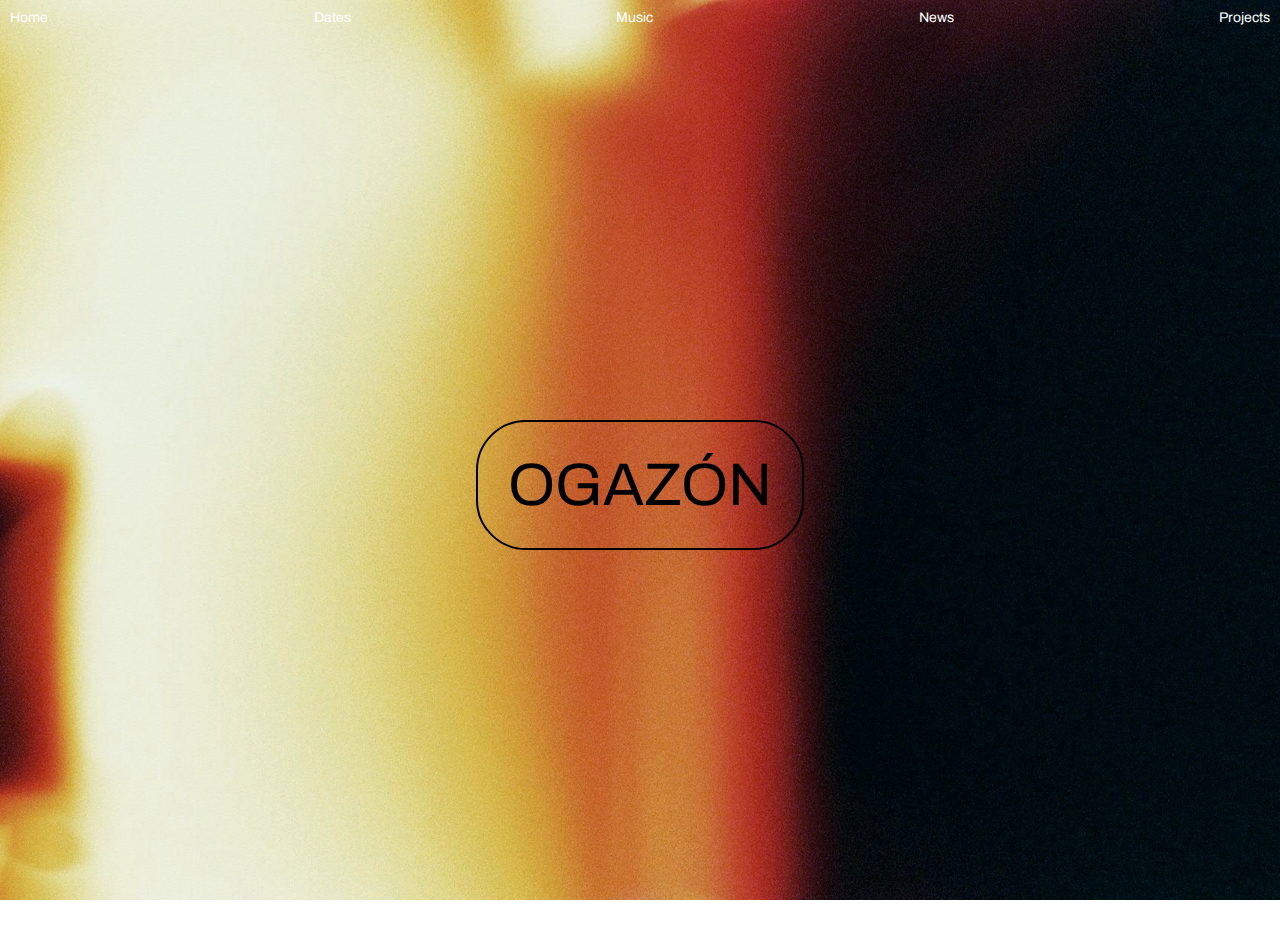
<file: index.html>
<!DOCTYPE html>
<html lang="en">
<head>
    <meta charset="UTF-8">
    <meta http-equiv="X-UA-Compatible" content="IE=edge">
    <meta name="viewport" content="width=device-width, initial-scale=1.0">
    <title>Ogazón</title>
    <link rel="icon" type="image/x-icon" href="./images/vinyl.png">
    <link rel="stylesheet" href="styles.css">
</head>
  <body class="body-index" style="overflow-y: hidden;">
        <div class="navbar">
            <a href="index.html" class="navbar__links" style="color:white">Home</a>
            <a href="dates.html" class="navbar__links" style="color:white">Dates</a>
            <a href="music.html" class="navbar__links" style="color:white">Music</a>
            <a href="news.html" class="navbar__links" style="color:white">News</a>
            <a href="projects.html" class="navbar__links" style="color:white">Projects</a>
          </div>
          <div class="content-index" style="overflow: hidden;">
            <a href="about.html" class="homepage-button">OGAZÓN</a>
          </div>
  </body>
</html>
</file>
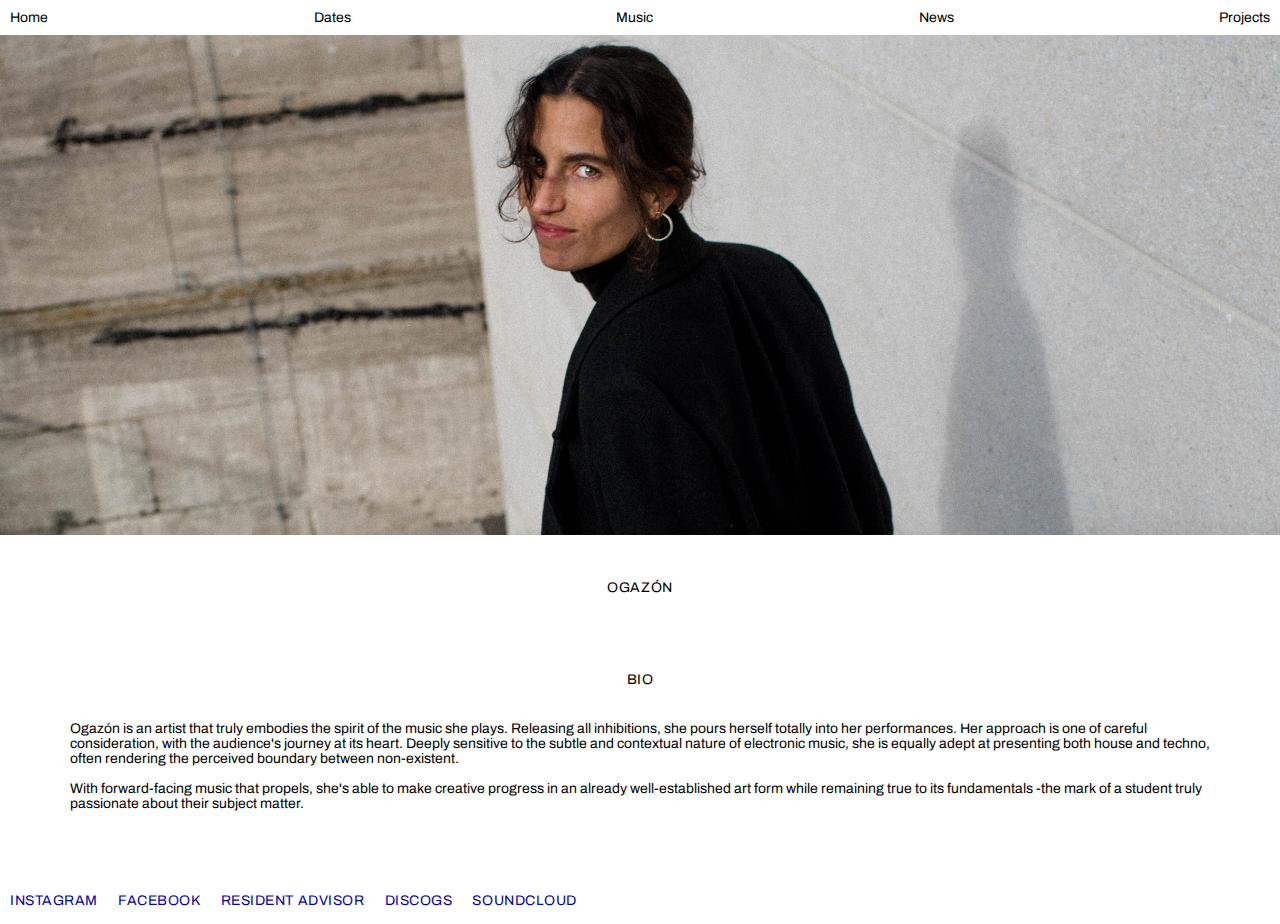
<file: about.html>
<!DOCTYPE html>
<html lang="en">
  <head>
    <meta charset="UTF-8">
    <meta http-equiv="X-UA-Compatible" content="IE=edge">
    <meta name="viewport" content="width=device-width, initial-scale=1.0">
    <title>Ogazón</title>
    <link rel="icon" type="image/x-icon" href="./images/vinyl.png">
    <link rel="stylesheet" href="styles.css">
</head>
  <body>
    <div class="navbar">
      <a href="index.html" class="navbar__links">Home</a>
      <a href="dates.html" class="navbar__links">Dates</a>
      <a href="music.html" class="navbar__links">Music</a>
      <a href="news.html" class="navbar__links">News</a>
      <a href="projects.html" class="navbar__links">Projects</a>
    </div>
    <div  id="em1"><img src="./images/Oggy_crop3.jpeg" style="max-height:500px; max-width: 100%; position:relative;width:100%;display:flex;justify-content:left;align-items:center;" alt="Ogazón" loading="Ogazón_Photography"></div>
        <h1 style="padding-bottom: 0px; padding-top: 70px; padding-bottom: 0px; padding-top: 40px; text-align:center"> OGAZÓN</h1>

        <div>
          <ul class="news" style="text-align:left; font-size: 1.6rem;">
            <h1 class="news" style="padding-bottom: 0px; padding-top: 20px; text-align:center"> BIO</h1>   
            <div style="text-align: center;">
                <p style="margin: 1em 5em 1em; text-align: left;">Ogazón is an artist that truly embodies the spirit of the music she plays. Releasing all inhibitions, she pours herself totally into her performances. Her approach is one of careful consideration, with the audience's journey at its heart. Deeply sensitive to the subtle and contextual nature of electronic music, she is equally adept at presenting both house and techno, often rendering the perceived boundary between non-existent.
<br>
   
<br>
            With forward-facing music that propels, she's able to make creative progress in an already well-established art form while remaining true to its fundamentals -the mark of a student truly passionate about their subject matter.</p>
          </div>
            
          </ul>

          <ul class="social-links"></ul>

          <div class="list-container">
            <ol class="horizontal-list">

              <li><a style="color:rgb(4, 4, 170);"href="https://www.instagram.com/ogazon.dj/">INSTAGRAM</a></li>
              <li><a style="color:rgb(4, 4, 170);";href="https://www.facebook.com/ogazon.music/"> FACEBOOK</a></li>
              <li><a style="color:rgb(4, 4, 170);"href="https://ra.co/dj/ogazon">RESIDENT ADVISOR</a></li>
              <li><a style="color: rgb(4, 4, 170);" href="https://www.discogs.com/user/nath.ogazon/collection?header=1">DISCOGS</a>
              <li><a style="color: rgb(4, 4, 170);" href="https://on.soundcloud.com/ndbtu"> SOUNDCLOUD</a></li>
          </ol>
   </div>
</file>
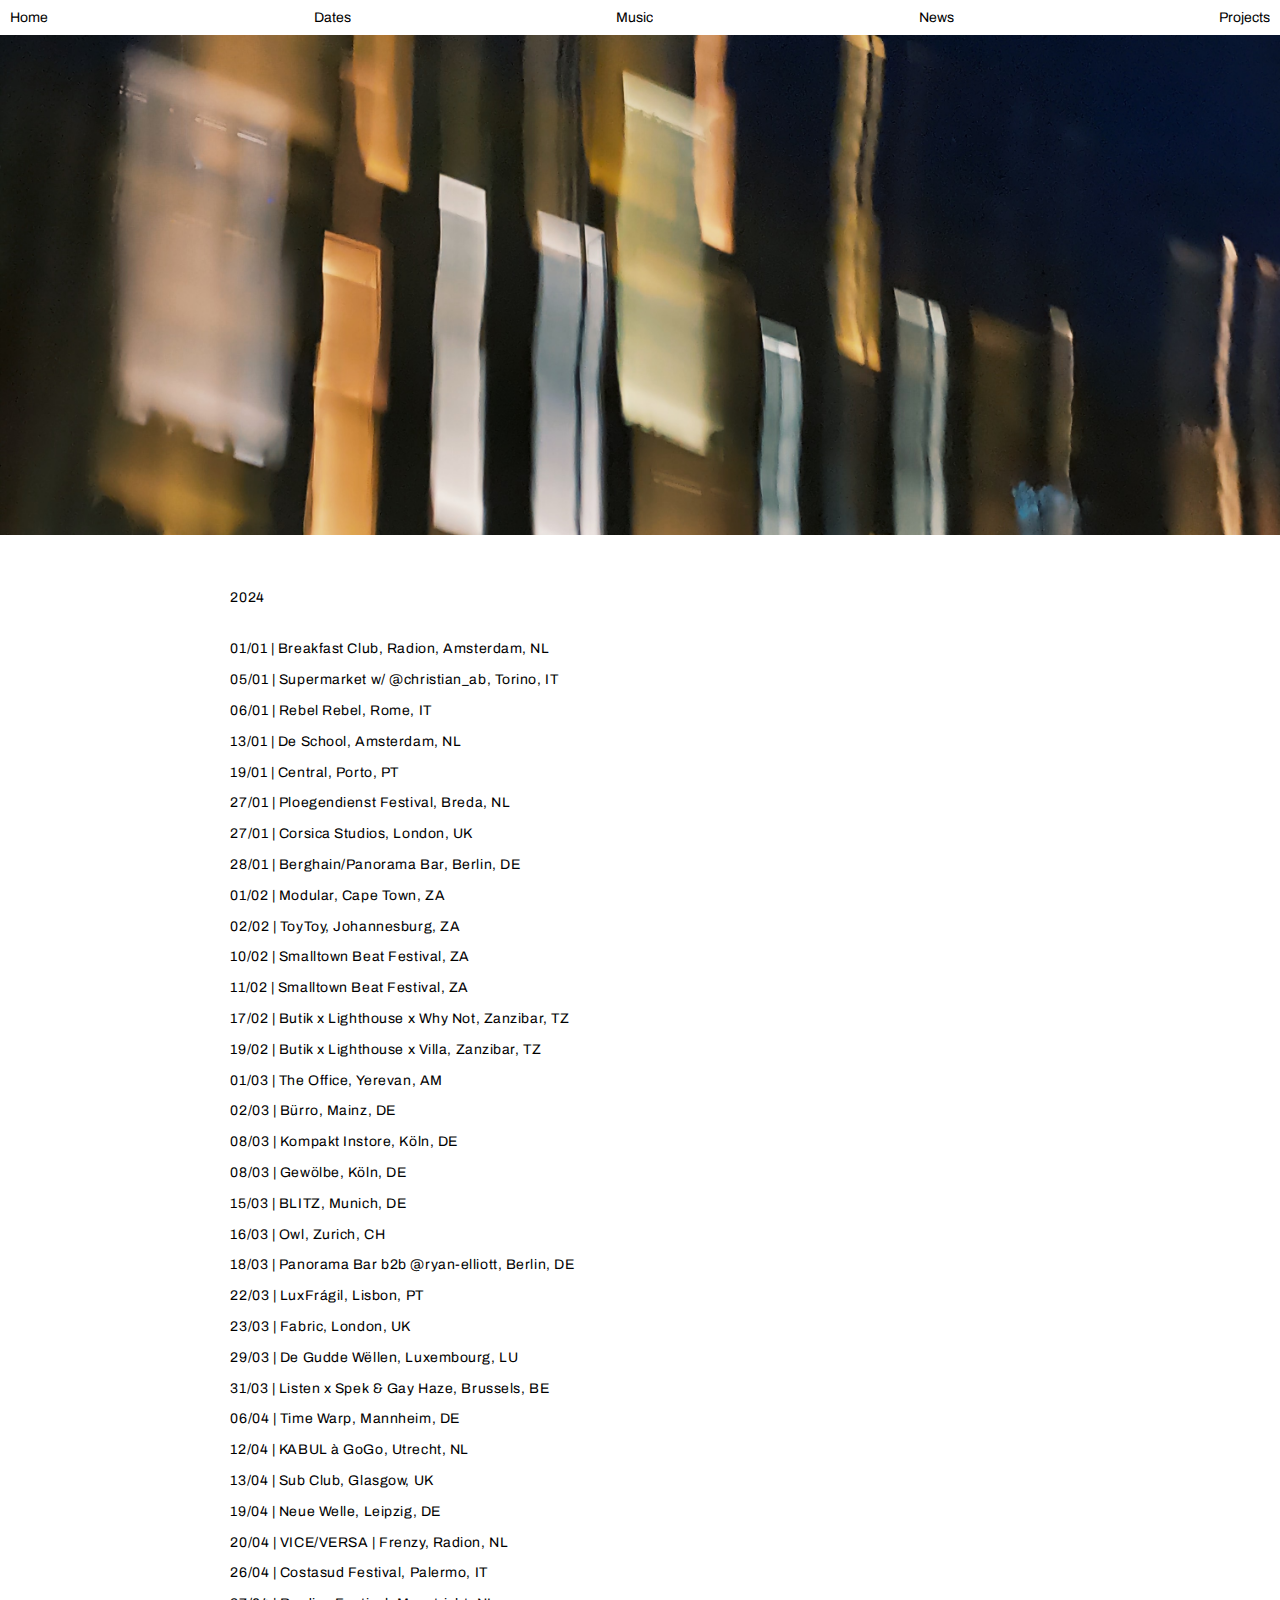
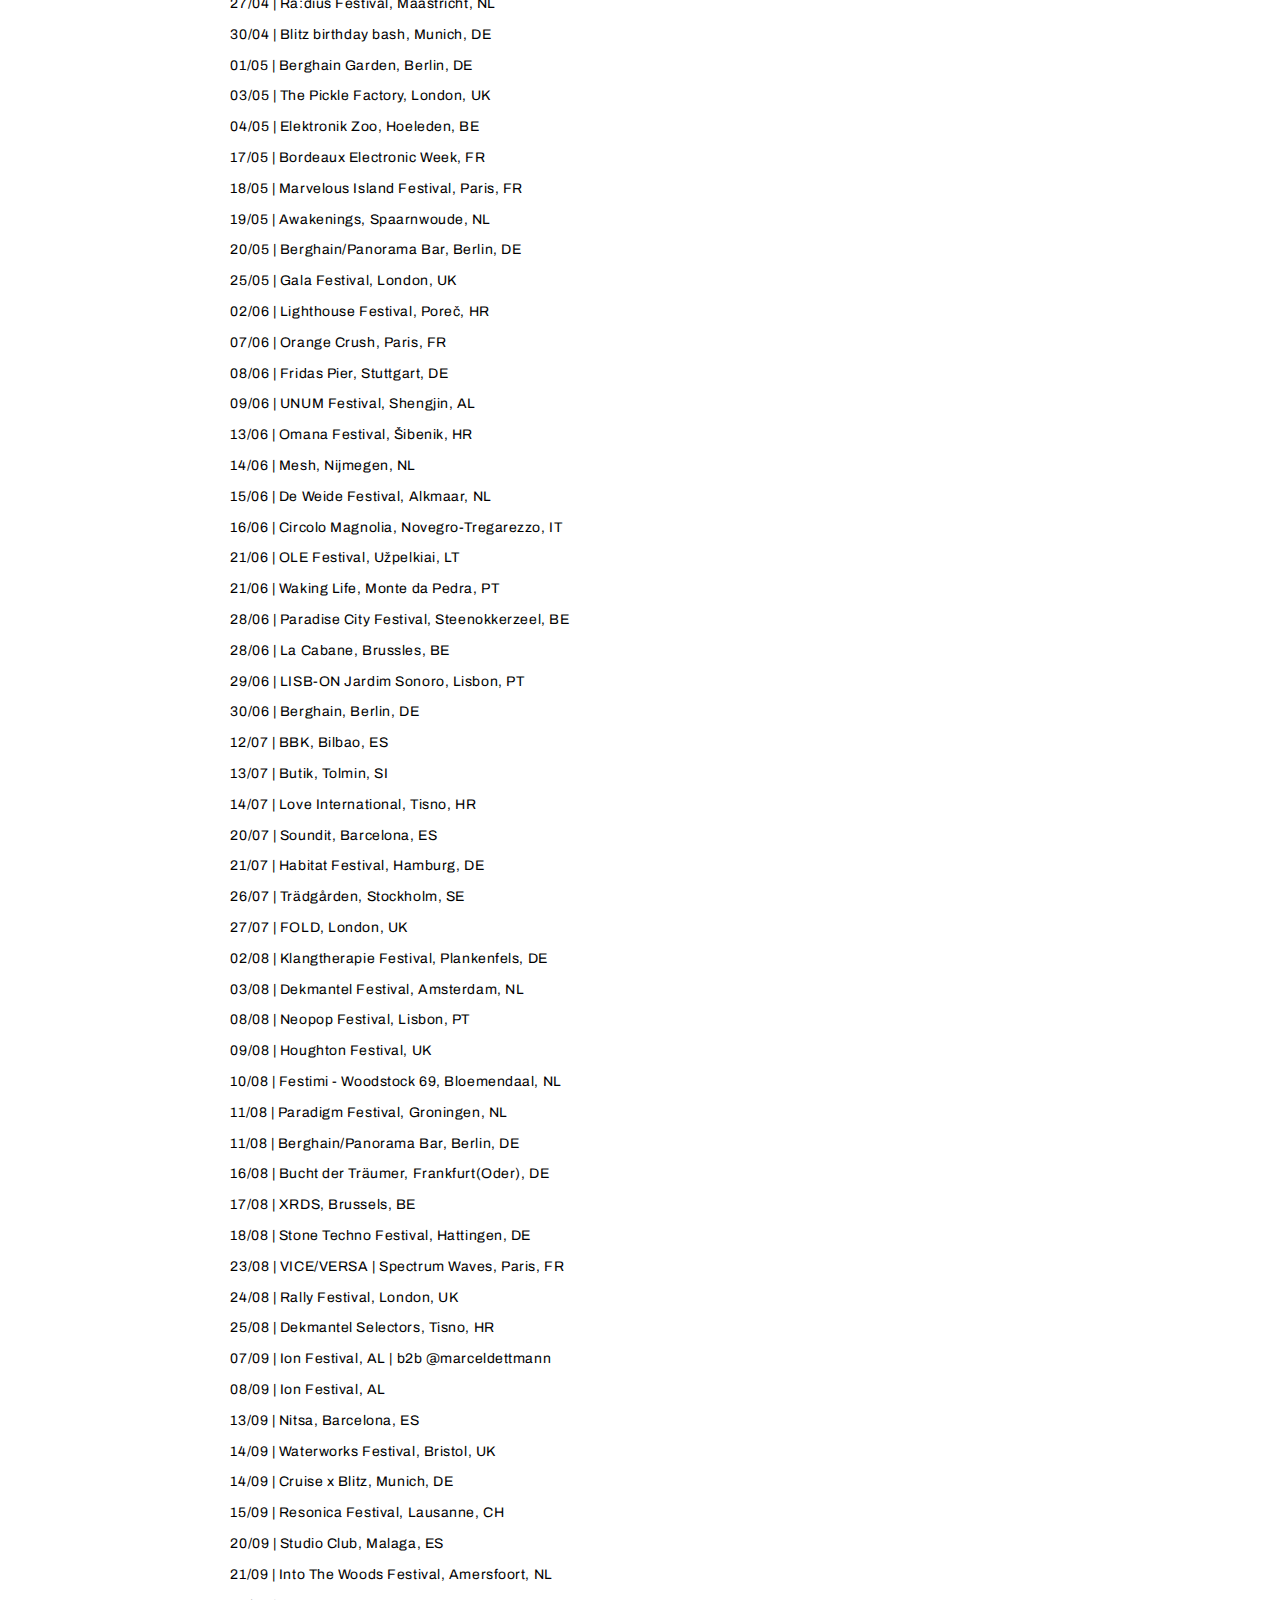
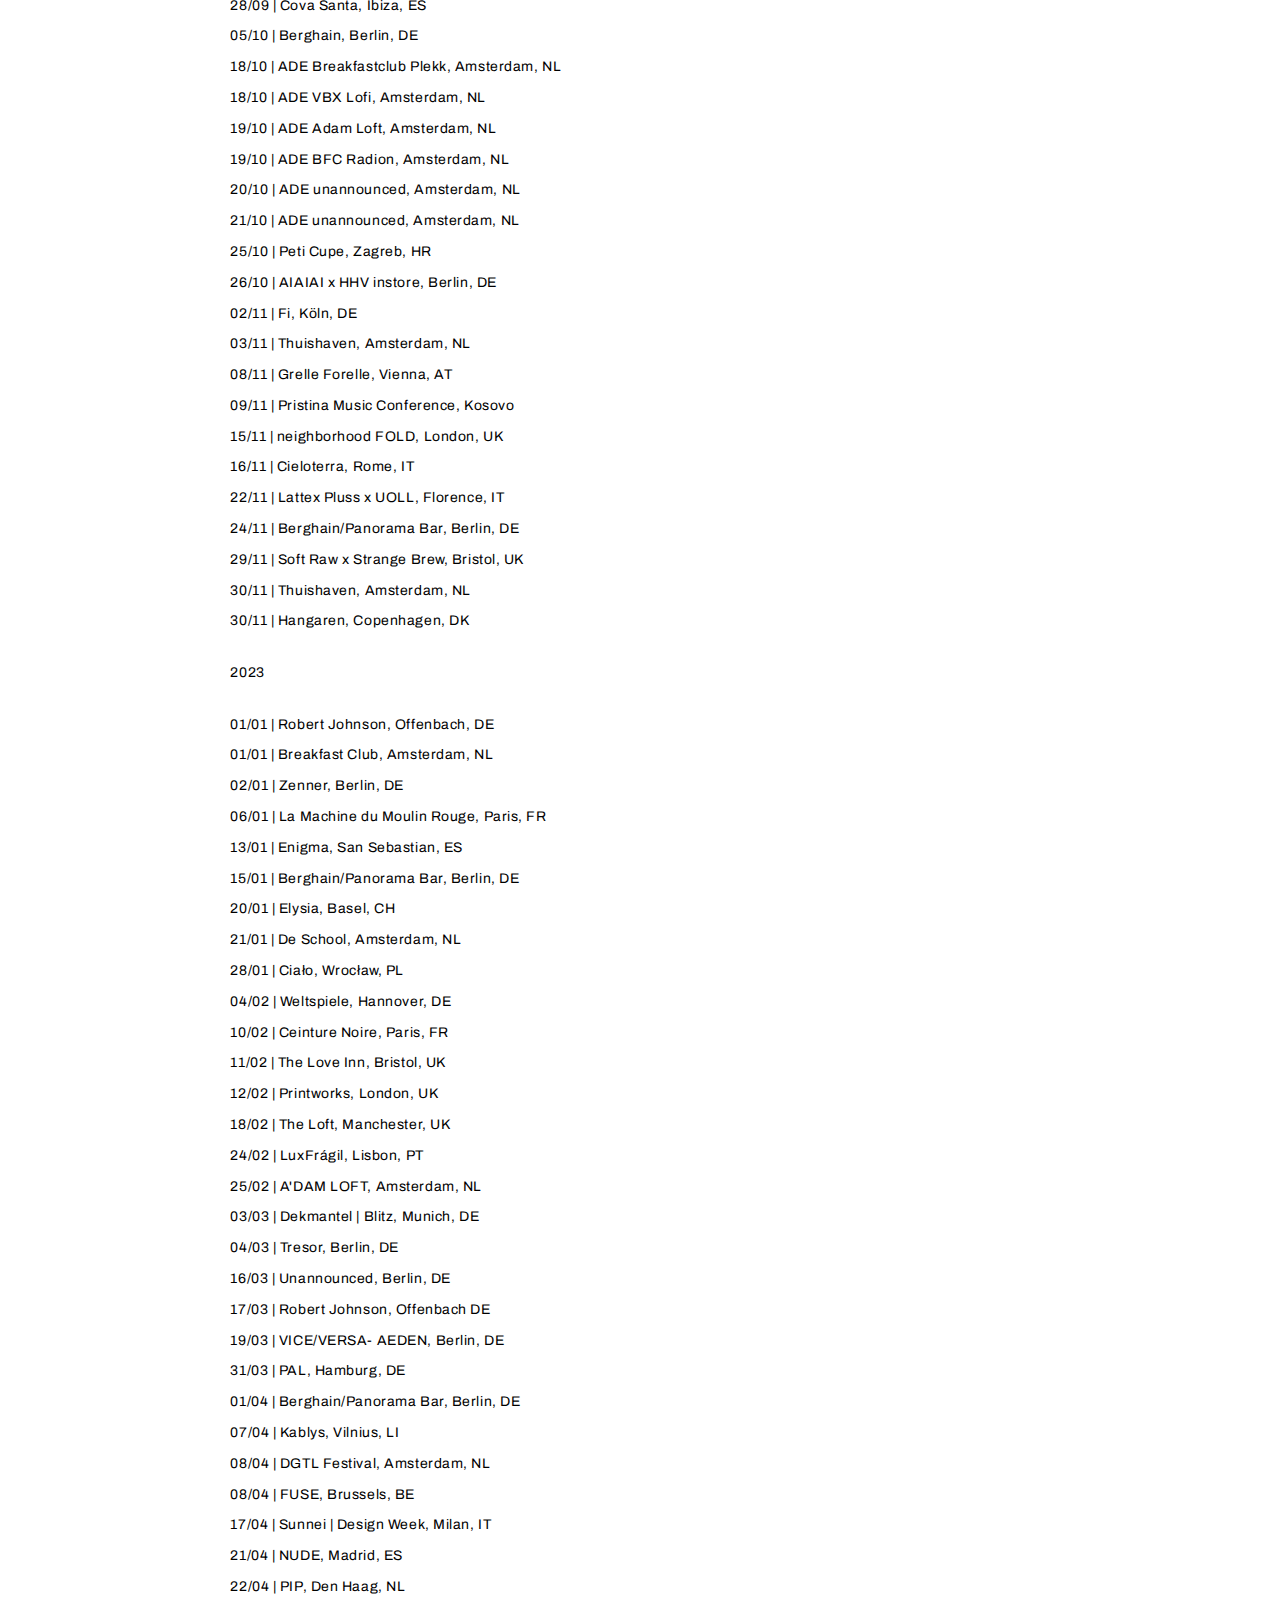
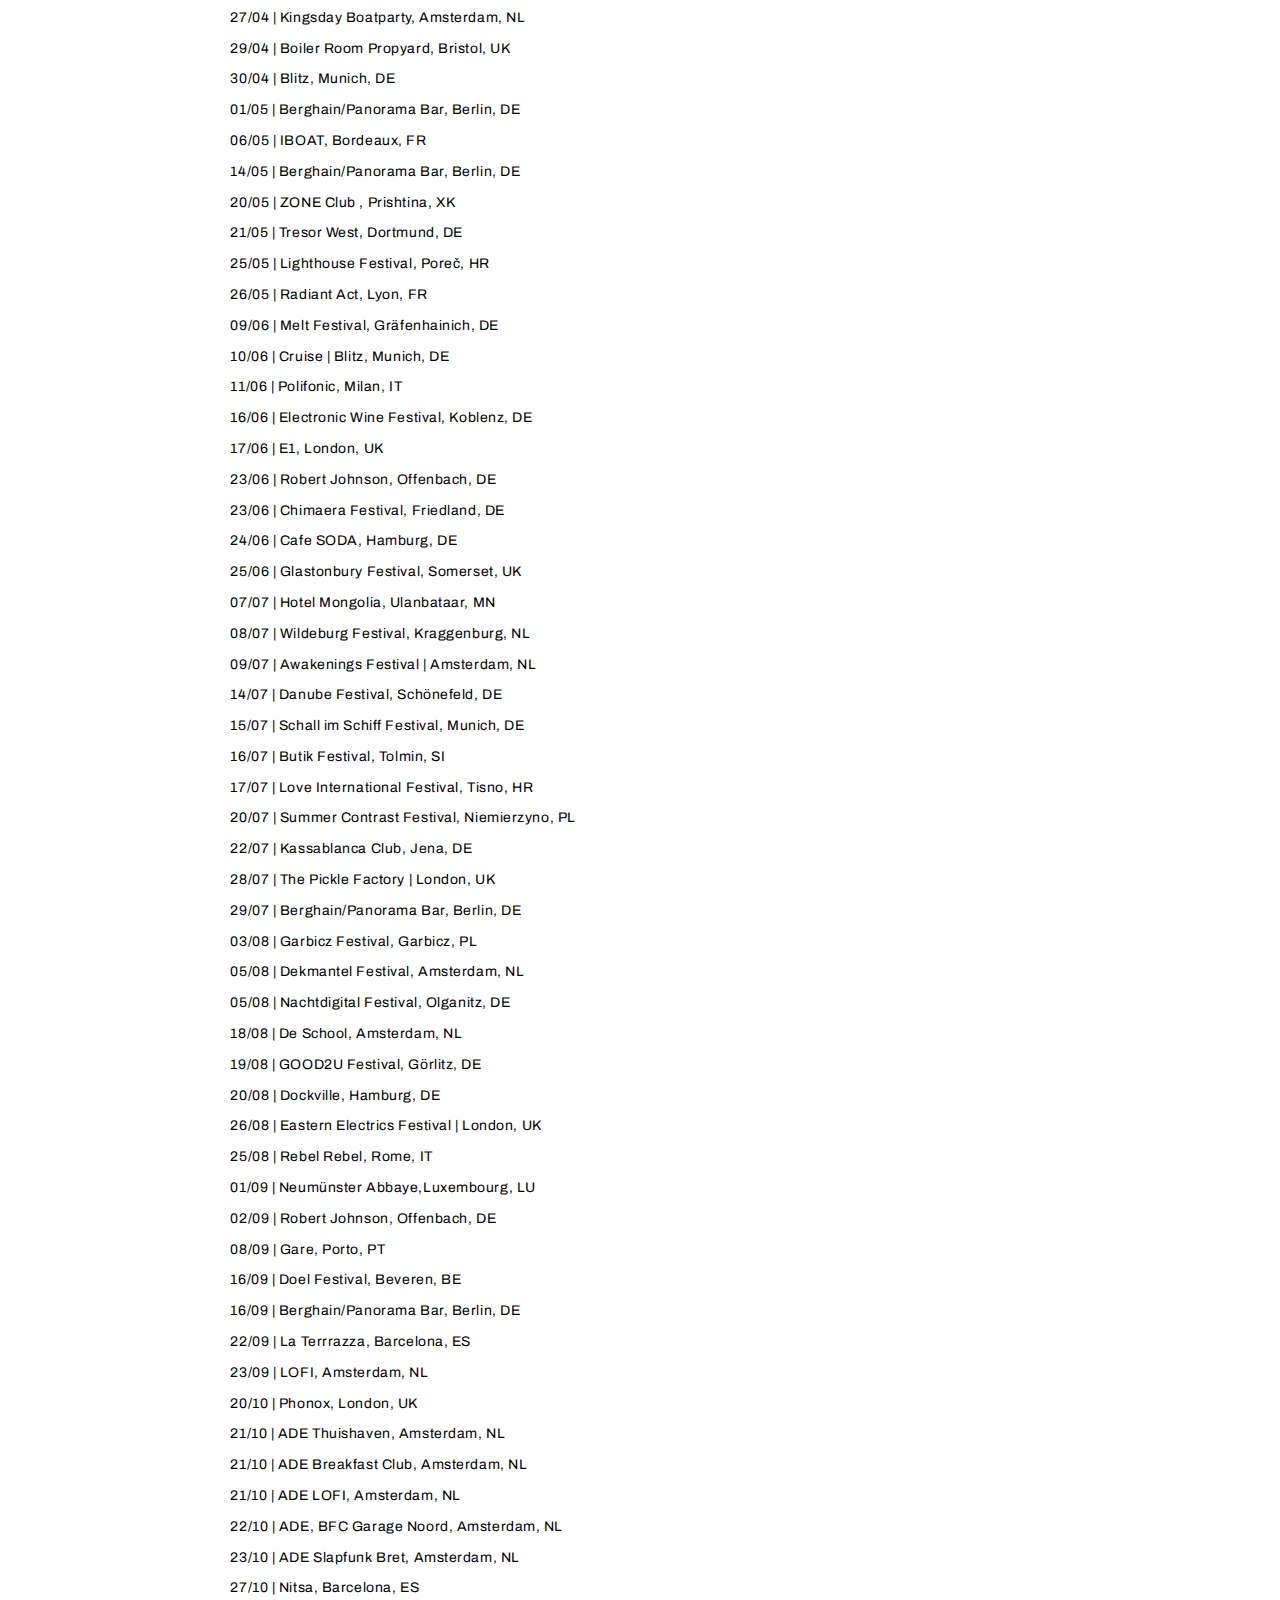
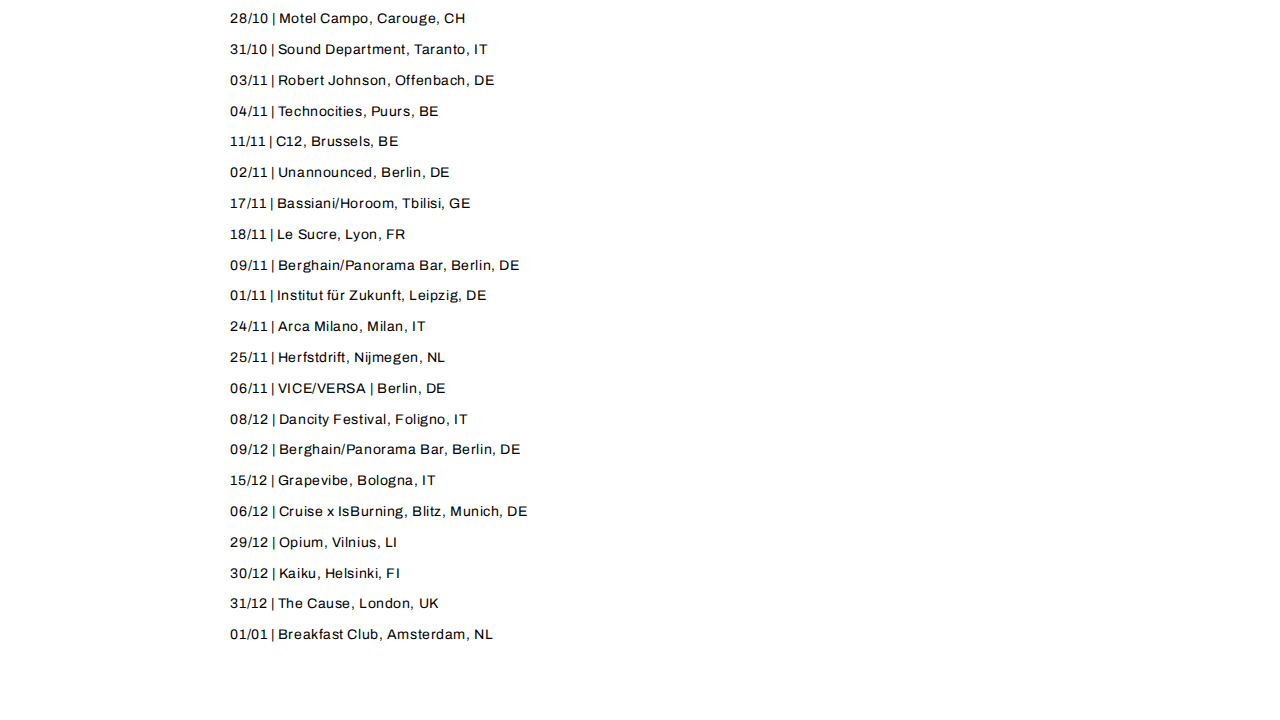
<file: dates.html>
<!DOCTYPE html>
<html lang="en">
  <head>
    <meta charset="UTF-8">
    <meta http-equiv="X-UA-Compatible" content="IE=edge">
    <meta name="viewport" content="width=device-width, initial-scale=1.0">
    <title>Ogazón</title>
    <link rel="icon" type="image/x-icon" href="./images/vinyl.png">
    <link rel="stylesheet" href="styles.css">
</head>
  <body>
    <div class="navbar">
      <a href="index.html" class="navbar__links">Home</a>
      <a href="dates.html" class="navbar__links">Dates</a>
      <a href="music.html" class="navbar__links">Music</a>
      <a href="news.html" class="navbar__links">News</a>
      <a href="projects.html" class="navbar__links">Projects</a>
    </div>
      <div class="dates-img" style="overflow: hidden;"><img src="./images/pic_17.jpeg"  alt="Ogazón" loading="Ogazón_Photography"></div>
        <ul style="color:black; text-align: left;" class="dates">
          <h1 class="h1_dates"> 2024</h1>
          <ul>
            <li>01/01 | Breakfast Club, Radion, Amsterdam, NL</li>
            <li>05/01 | Supermarket w/ @christian_ab, Torino, IT</li>
            <li>06/01 | Rebel Rebel, Rome, IT</li>
            <li>13/01 | De School, Amsterdam, NL</li>
            <li>19/01 | Central, Porto, PT</li>
            <li>27/01 | Ploegendienst Festival, Breda, NL</li>
            <li>27/01 | Corsica Studios, London, UK</li>
            <li>28/01 | Berghain/Panorama Bar, Berlin, DE</li>
            <li>01/02 | Modular, Cape Town, ZA</li>
            <li>02/02 | ToyToy, Johannesburg, ZA</li>
            <li>10/02 | Smalltown Beat Festival, ZA</li>
            <li>11/02 | Smalltown Beat Festival, ZA</li>
            <li>17/02 | Butik x Lighthouse x Why Not, Zanzibar, TZ</li>
            <li>19/02 | Butik x Lighthouse x Villa, Zanzibar, TZ</li>
            <li>01/03 | The Office, Yerevan, AM</li>
            <li>02/03 | Bürro, Mainz, DE</li>
            <li>08/03 | Kompakt Instore, Köln, DE</li>
            <li>08/03 | Gewölbe, Köln, DE</li>
            <li>15/03 | BLITZ, Munich, DE</li>
            <li>16/03 | Owl, Zurich, CH</li>
            <li>18/03 | Panorama Bar b2b @ryan-elliott, Berlin, DE</li>
            <li>22/03 | LuxFrágil, Lisbon, PT</li>
            <li>23/03 | Fabric, London, UK</li>
            <li>29/03 | De Gudde Wëllen, Luxembourg, LU</li>
            <li>31/03 | Listen x Spek & Gay Haze, Brussels, BE</li>
            <li>06/04 | Time Warp, Mannheim, DE</li>
            <li>12/04 | KABUL à GoGo, Utrecht, NL</li>
            <li>13/04 | Sub Club, Glasgow, UK</li>
            <li>19/04 | Neue Welle, Leipzig, DE</li>
            <li>20/04 | VICE/VERSA | Frenzy, Radion, NL</li>
            <li>26/04 | Costasud Festival, Palermo, IT</li>
            <li>27/04 | Ra:dius Festival, Maastricht, NL</li>
            <li>30/04 | Blitz birthday bash, Munich, DE</li>
            <li>01/05 | Berghain Garden, Berlin, DE</li>
            <li>03/05 | The Pickle Factory, London, UK</li>
            <li>04/05 | Elektronik Zoo, Hoeleden, BE</li>
            <li>17/05 | Bordeaux Electronic Week, FR</li>
            <li>18/05 | Marvelous Island Festival, Paris, FR</li>
            <li>19/05 | Awakenings, Spaarnwoude, NL</li>
            <li>20/05 | Berghain/Panorama Bar, Berlin, DE</li>
            <li>25/05 | Gala Festival, London, UK</li>
            <li>02/06 | Lighthouse Festival, Poreč, HR</li>
            <li>07/06 | Orange Crush, Paris, FR</li>
            <li>08/06 | Fridas Pier, Stuttgart, DE</li>
            <li>09/06 | UNUM Festival, Shengjin, AL</li>
            <li>13/06 | Omana Festival, Šibenik, HR</li>
            <li>14/06 | Mesh, Nijmegen, NL</li>
            <li>15/06 | De Weide Festival, Alkmaar, NL</li>
            <li>16/06 | Circolo Magnolia, Novegro-Tregarezzo, IT</li>
            <li>21/06 | OLE Festival, Užpelkiai, LT</li>
            <li>21/06 | Waking Life, Monte da Pedra, PT</li>
            <li>28/06 | Paradise City Festival, Steenokkerzeel, BE</li>
            <li>28/06 | La Cabane, Brussles, BE</li>
            <li>29/06 | LISB-ON Jardim Sonoro, Lisbon, PT</li>
            <li>30/06 | Berghain, Berlin, DE</li>
            <li>12/07 | BBK, Bilbao, ES</li>
            <li>13/07 | Butik, Tolmin, SI</li>
            <li>14/07 | Love International, Tisno, HR</li>
            <li>20/07 | Soundit, Barcelona, ES</li>
            <li>21/07 | Habitat Festival, Hamburg, DE</li>
            <li>26/07 | Trädgården, Stockholm, SE</li>
            <li>27/07 | FOLD, London, UK</li>
            <li>02/08 | Klangtherapie Festival, Plankenfels, DE</li>
            <li>03/08 | Dekmantel Festival, Amsterdam, NL</li>
            <li>08/08 | Neopop Festival, Lisbon, PT</li>
            <li>09/08 | Houghton Festival, UK</li>
            <li>10/08 | Festimi - Woodstock 69, Bloemendaal, NL</li>
            <li>11/08 | Paradigm Festival, Groningen, NL</li>
            <li>11/08 | Berghain/Panorama Bar, Berlin, DE</li>
            <li>16/08 | Bucht der Träumer, Frankfurt(Oder), DE</li>
            <li>17/08 | XRDS, Brussels, BE</li>
            <li>18/08 | Stone Techno Festival, Hattingen, DE</li>
            <li>23/08 | VICE/VERSA | Spectrum Waves, Paris, FR</li>
            <li>24/08 | Rally Festival, London, UK</li>
            <li>25/08 | Dekmantel Selectors, Tisno, HR</li>
            <li>07/09 | Ion Festival, AL | b2b @marceldettmann</li>
            <li>08/09 | Ion Festival, AL</li>
            <li>13/09 | Nitsa, Barcelona, ES</li>
            <li>14/09 | Waterworks Festival, Bristol, UK</li>
            <li>14/09 | Cruise x Blitz, Munich, DE</li>
            <li>15/09 | Resonica Festival, Lausanne, CH</li>
            <li>20/09 | Studio Club, Malaga, ES</li>
            <li>21/09 | Into The Woods Festival, Amersfoort, NL</li>
            <li>28/09 | Cova Santa, Ibiza, ES</li>
            <li>05/10 | Berghain, Berlin, DE</li>
            <li>18/10 | ADE Breakfastclub Plekk, Amsterdam, NL</li>
            <li>18/10 | ADE VBX Lofi, Amsterdam, NL</li>
            <li>19/10 | ADE Adam Loft, Amsterdam, NL</li>
            <li>19/10 | ADE BFC Radion, Amsterdam, NL</li>
            <li>20/10 | ADE unannounced, Amsterdam, NL</li>
            <li>21/10 | ADE unannounced, Amsterdam, NL</li>
            <li>25/10 | Peti Cupe, Zagreb, HR</li>
            <li>26/10 | AIAIAI x HHV instore, Berlin, DE</li>
            <li>02/11 | Fi, Köln, DE</li>
            <li>03/11 | Thuishaven, Amsterdam, NL</li>
            <li>08/11 | Grelle Forelle, Vienna, AT</li>
            <li>09/11 | Pristina Music Conference, Kosovo</li>
            <li>15/11 | neighborhood FOLD, London, UK</li>
            <li>16/11 | Cieloterra, Rome, IT</li>
            <li>22/11 | Lattex Pluss x UOLL, Florence, IT</li>
            <li>24/11 | Berghain/Panorama Bar, Berlin, DE</li>
            <li>29/11 | Soft Raw x Strange Brew, Bristol, UK</li>
            <li>30/11 | Thuishaven, Amsterdam, NL</li>
            <li>30/11 | Hangaren, Copenhagen, DK</li>
            </ul>
      
   <h1 class="h1_dates"> 2023</h1>
        <ul>
          <li>01/01 | Robert Johnson, Offenbach, DE</li>
          <li>01/01 | Breakfast Club, Amsterdam, NL</li>
          <li>02/01 | Zenner, Berlin, DE</li>
          <li>06/01 | La Machine du Moulin Rouge, Paris, FR</li>
          <li>13/01 | Enigma, San Sebastian, ES</li>
          <li>15/01 | Berghain/Panorama Bar, Berlin, DE</li>
          <li>20/01 | Elysia, Basel, CH</li>
          <li>21/01 | De School, Amsterdam, NL</li>
          <li>28/01 | Ciało, Wrocław, PL</li>
          <li>04/02 | Weltspiele, Hannover, DE</li>
          <li>10/02 | Ceinture Noire, Paris, FR</li>
          <li>11/02 | The Love Inn, Bristol, UK</li>
          <li>12/02 | Printworks, London, UK</li>
          <li>18/02 | The Loft, Manchester, UK</li>
          <li>24/02 | LuxFrágil, Lisbon, PT</li>
          <li>25/02 | A'DAM LOFT, Amsterdam, NL</li>
          <li>03/03 | Dekmantel | Blitz, Munich, DE</li>
          <li>04/03 | Tresor, Berlin, DE</li>
          <li>16/03 | Unannounced, Berlin, DE</li>
          <li>17/03 | Robert Johnson, Offenbach DE</li>
          <li>19/03 | VICE/VERSA- AEDEN, Berlin, DE</li>
          <li>31/03 | PAL, Hamburg, DE</li>
          <li>01/04 | Berghain/Panorama Bar, Berlin, DE</li>
          <li>07/04 | Kablys, Vilnius, LI</li>
          <li>08/04 | DGTL Festival, Amsterdam, NL</li>
          <li>08/04 | FUSE, Brussels, BE</li>
          <li>17/04 | Sunnei | Design Week, Milan, IT</li>
          <li>21/04 | NUDE, Madrid, ES</li>
          <li>22/04 | PIP, Den Haag, NL</li>
          <li>27/04 | Kingsday Boatparty, Amsterdam, NL</li>
          <li>29/04 | Boiler Room Propyard, Bristol, UK</li>
          <li>30/04 | Blitz, Munich, DE</li>
          <li>01/05 | Berghain/Panorama Bar, Berlin, DE</li>
          <li>06/05 | IBOAT, Bordeaux, FR</li>
          <li>14/05 | Berghain/Panorama Bar, Berlin, DE</li>
          <li>20/05 | ZONE Club , Prishtina, XK</li>
          <li>21/05 | Tresor West, Dortmund, DE</li>
          <li>25/05 | Lighthouse Festival, Poreč, HR</li>
          <li>26/05 | Radiant Act, Lyon, FR</li>
          <li>09/06 | Melt Festival, Gräfenhainich, DE</li>
          <li>10/06 | Cruise | Blitz, Munich, DE</li>
          <li>11/06 | Polifonic, Milan, IT</li>
          <li>16/06 | Electronic Wine Festival, Koblenz, DE</li>
          <li>17/06 | E1, London, UK</li>
          <li>23/06 | Robert Johnson, Offenbach, DE</li>
          <li>23/06 | Chimaera Festival, Friedland, DE</li>
          <li>24/06 | Cafe SODA, Hamburg, DE</li>
          <li>25/06 | Glastonbury Festival, Somerset, UK</li>
          <li>07/07 | Hotel Mongolia, Ulanbataar, MN</li>
          <li>08/07 | Wildeburg Festival, Kraggenburg, NL</li>
          <li>09/07 | Awakenings Festival | Amsterdam, NL</li>
          <li>14/07 | Danube Festival, Schönefeld, DE</li>
          <li>15/07 | Schall im Schiff Festival, Munich, DE</li>
          <li>16/07 | Butik Festival, Tolmin, SI</li>
          <li>17/07 | Love International Festival, Tisno, HR</li>
          <li>20/07 | Summer Contrast Festival, Niemierzyno, PL</li>
          <li>22/07 | Kassablanca Club, Jena, DE</li>
          <li>28/07 | The Pickle Factory | London, UK</li>
          <li>29/07 | Berghain/Panorama Bar, Berlin, DE</li>
          <li>03/08 | Garbicz Festival, Garbicz, PL</li>
          <li>05/08 | Dekmantel Festival, Amsterdam, NL</li>
          <li>05/08 | Nachtdigital Festival, Olganitz, DE</li>
          <li>18/08 | De School, Amsterdam, NL</li>
          <li>19/08 | GOOD2U Festival, Görlitz, DE</li>
          <li>20/08 | Dockville, Hamburg, DE</li>
          <li>26/08 | Eastern Electrics Festival | London, UK</li>
          <li>25/08 | Rebel Rebel, Rome, IT</li>
          <li>01/09 | Neumünster Abbaye,Luxembourg, LU</li>
          <li>02/09 | Robert Johnson, Offenbach, DE</li>
          <li>08/09 | Gare, Porto, PT</li>
          <li>16/09 | Doel Festival, Beveren, BE</li>
          <li>16/09 | Berghain/Panorama Bar, Berlin, DE</li>
          <li>22/09 | La Terrrazza, Barcelona, ES</li>
          <li>23/09 | LOFI, Amsterdam, NL</li>
          <li>20/10 | Phonox, London, UK</li>
          <li>21/10 | ADE Thuishaven, Amsterdam, NL</li>
          <li>21/10 | ADE Breakfast Club, Amsterdam, NL</li>
          <li>21/10 | ADE LOFI, Amsterdam, NL</li>
          <li>22/10 | ADE, BFC Garage Noord, Amsterdam, NL</li>
          <li>23/10 | ADE Slapfunk Bret, Amsterdam, NL</li>
          <li>27/10 | Nitsa, Barcelona, ES</li>
          <li>28/10 | Motel Campo, Carouge, CH</li>
          <li>31/10 | Sound Department, Taranto, IT</li>
          <li>03/11 | Robert Johnson, Offenbach, DE</li>
          <li>04/11 | Technocities, Puurs, BE</li>
          <li>11/11 | C12, Brussels, BE</li>
          <li>02/11 | Unannounced, Berlin, DE</li>
          <li>17/11 | Bassiani/Horoom, Tbilisi, GE</li>
          <li>18/11 | Le Sucre, Lyon, FR</li>
          <li>09/11 | Berghain/Panorama Bar, Berlin, DE</li>
          <li>01/11 | Institut für Zukunft, Leipzig, DE</li>
          <li>24/11 | Arca Milano, Milan, IT</li>
          <li>25/11 | Herfstdrift, Nijmegen, NL</li>
          <li>06/11 | VICE/VERSA | Berlin, DE</li>
          <li>08/12 | Dancity Festival, Foligno, IT</li>
          <li>09/12 | Berghain/Panorama Bar, Berlin, DE</li>
          <li>15/12 | Grapevibe, Bologna, IT</li>
          <li>06/12 | Cruise x IsBurning, Blitz, Munich, DE</li>
          <li>29/12 | Opium, Vilnius, LI</li>
          <li>30/12 | Kaiku, Helsinki, FI</li>
          <li>31/12 | The Cause, London, UK</li>
          <li>01/01 | Breakfast Club, Amsterdam, NL</li>
          </ul>

        </div>

  </body>
</html>
</file>
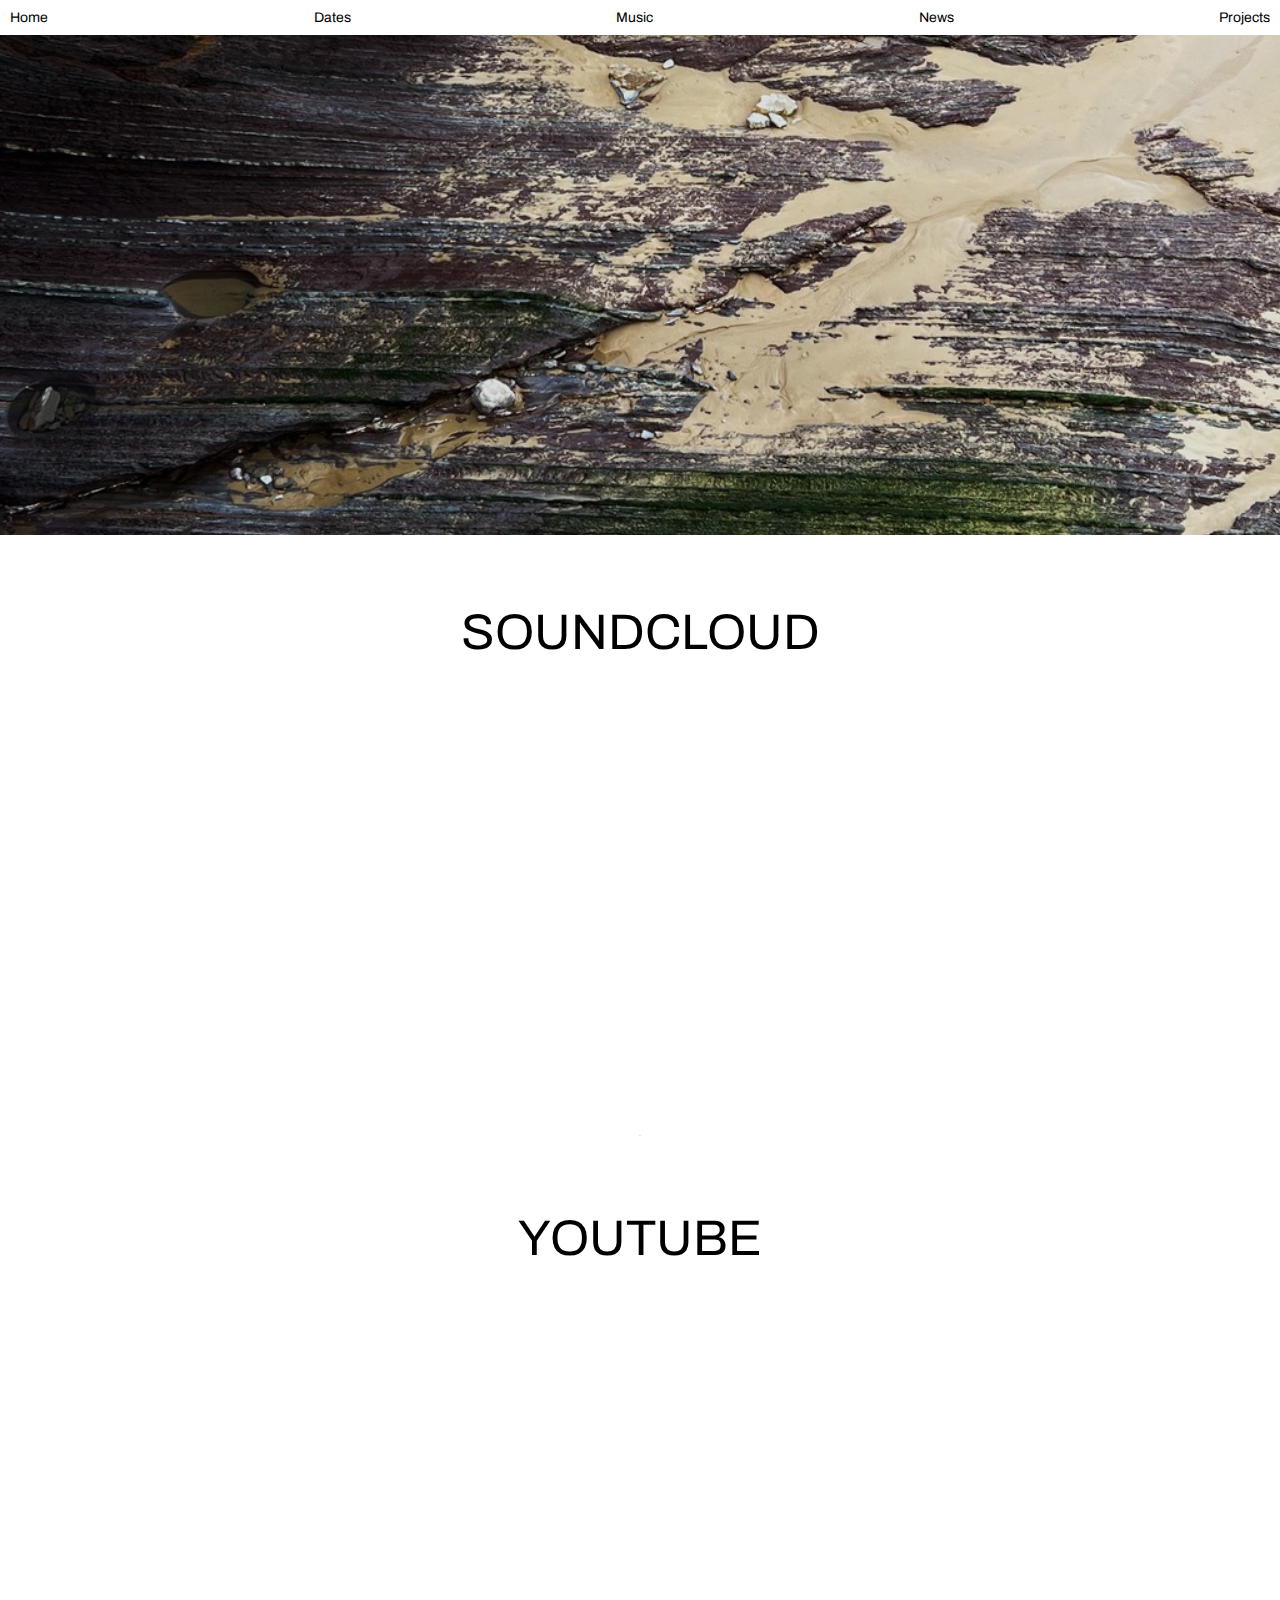
<file: music.html>
<!DOCTYPE html>
<html lang="en">
<head>
  <meta charset="UTF-8">
  <meta http-equiv="X-UA-Compatible" content="IE=edge">
  <meta name="viewport" content="width=device-width, initial-scale=1.0">
  <title>Ogazón</title>
  <link rel="icon" type="image/x-icon" href="./images/vinyl.png">
  <link rel="stylesheet" href="styles.css">
  <title>MUSIC </title>
</head>
<body>
  <div class="navbar">
    <a href="index.html" class="navbar__links">Home</a>
    <a href="dates.html" class="navbar__links">Dates</a>
    <a href="music.html" class="navbar__links">Music</a>
    <a href="news.html" class="navbar__links">News</a>
    <a href="projects.html" class="navbar__links">Projects</a>
</div>
<div class="dates-img" style="overflow: hidden;" id="em1"><img src="./images/pic_23.jpeg" alt="Ogazón" loading="Ogazón_Photography"></div>

<div class="container" style="width: 100%; height: 100%; margin: 0; padding-bottom:50px">

    <a class="music_links" style="padding-top: 70px; padding-bottom: 70px" href="https://soundcloud.com/ogazon">SOUNDCLOUD</a>
    <iframe width="500" height="400" scrolling="no" frameborder="no" allow="autoplay" src="https://w.soundcloud.com/player/?url=https%3A//api.soundcloud.com/playlists/993881794&color=%23ff5500&auto_play=false&hide_related=false&show_comments=true&show_user=true&show_reposts=false&show_teaser=true&visual=true"></iframe><div style="font-size: 10px; color: #cccccc;line-break: anywhere;word-break: normal;overflow: hidden;white-space: nowrap;text-overflow: ellipsis; font-family: Interstate,Lucida Grande,Lucida Sans Unicode,Lucida Sans,Garuda,Verdana,Tahoma,sans-serif;font-weight: 100;"><a href="https://soundcloud.com/ogazon" title="Ogazón" target="_blank" style="color: #cccccc; text-decoration: none;"></a> · <a href="https://soundcloud.com/ogazon/ogazon-hor-mar-30-2022" title="Ogazón | HÖR - Mar 30 / 2022" target="_blank" style="color: #cccccc; text-decoration: none;"></a></div>

    <a class="music_links"  style="padding-top: 70px; padding-bottom: 70px" href="https://www.youtube.com/results?search_query=ogazon+dj"> YOUTUBE</a>
    <iframe style="border:none" width="500" height="400" src="https://www.youtube.com/embed/1cuMZfRb3kQ"></iframe>
    <br>
    <iframe style="border:none" width="500" height="400"src="https://www.youtube.com/embed/ikIRz5Piep4" ></iframe>

</iframe>
    </div>
</body>
</html>
</file>
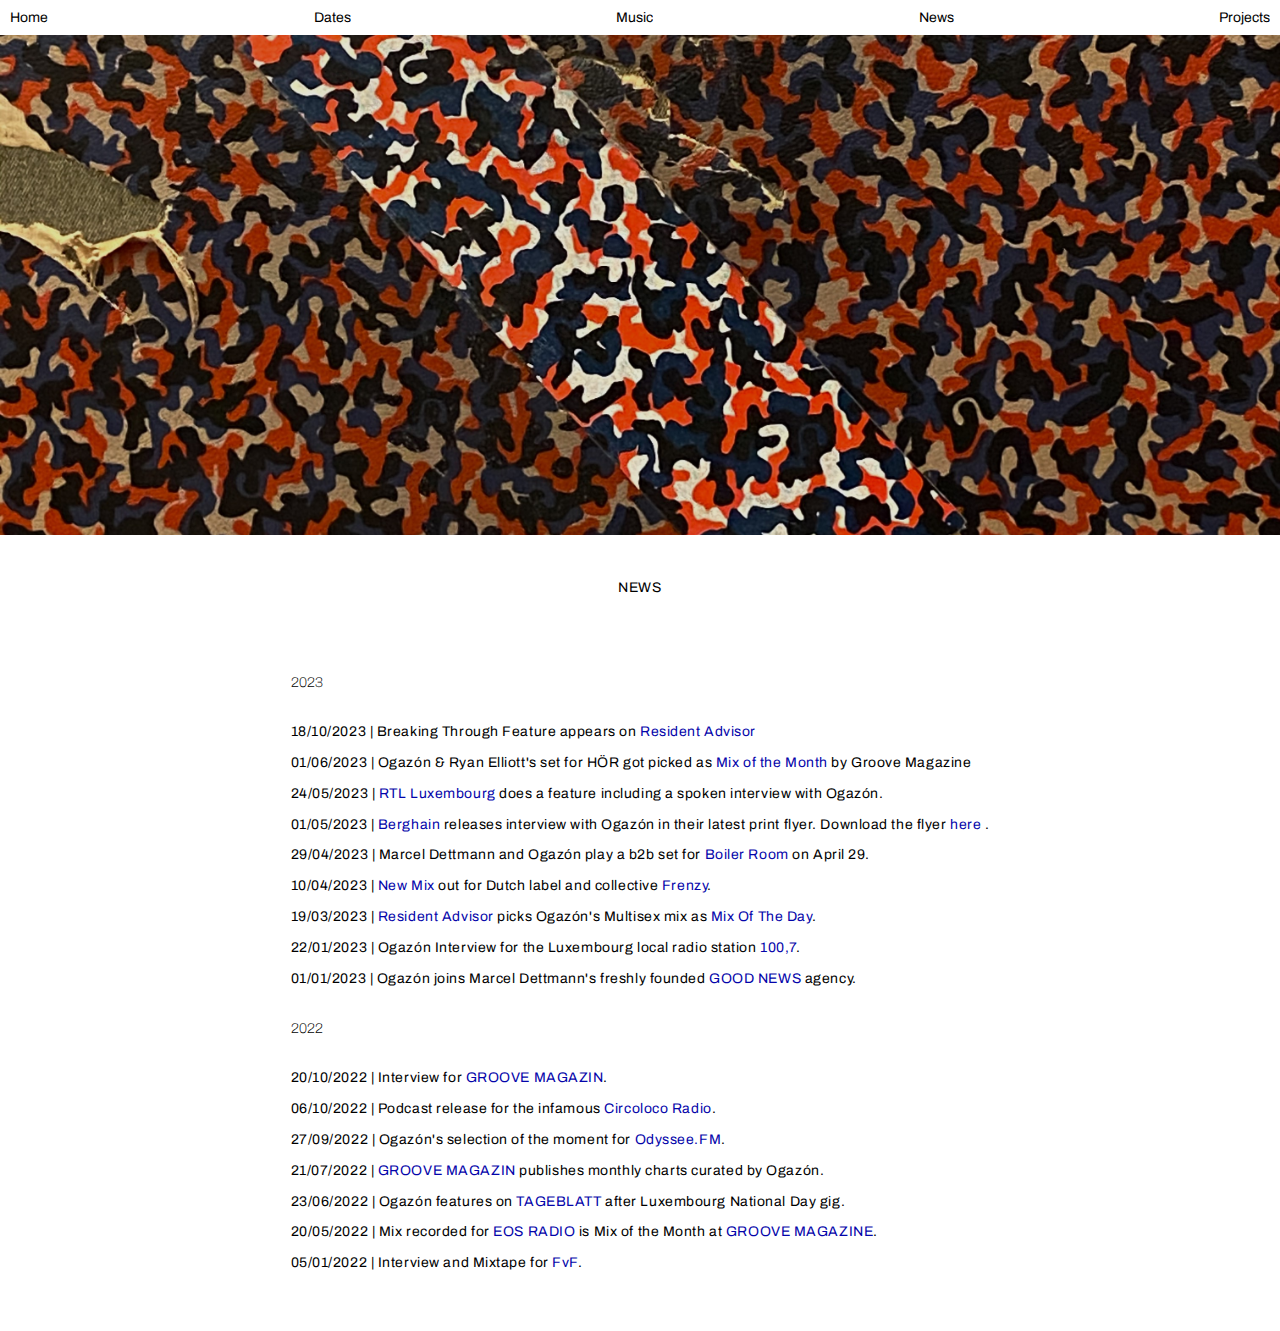
<file: news.html>
<!DOCTYPE html>
<html lang="en">
  <head>
    <meta charset="UTF-8">
    <meta http-equiv="X-UA-Compatible" content="IE=edge">
    <meta name="viewport" content="width=device-width, initial-scale=1.0">
    <title>Ogazón</title>
    <link rel="icon" type="image/x-icon" href="./images/vinyl.png">
    <link rel="stylesheet" href="styles.css">
</head>
  <body>
    <div class="navbar">
      <a href="index.html" class="navbar__links">Home</a>
      <a href="dates.html" class="navbar__links">Dates</a>
      <a href="music.html" class="navbar__links">Music</a>
      <a href="news.html" class="navbar__links">News</a>
      <a href="projects.html" class="navbar__links">Projects</a>
    </div>
    <div class="dates-img" style="overflow: hidden;" id="em1"><img src="./images/pic_7.jpg"  alt="Ogazón" loading="Ogazón_Photography"></div>
        <h1 class="news" style="padding-bottom: 0px; padding-top: 40px; text-align:center"> NEWS</h1>
        <div style="text-align: center;">
          <ul class="news" style="display: inline-block; text-align: left; font-size: 3.2vmax;">
            <h2 > 2023</h2>
            <li>18/10/2023 | Breaking Through Feature appears on <a style="color: rgb(4, 4, 170);" href="https://ra.co/features/4257">Resident Advisor</a></li>
            <li>01/06/2023 | Ogazón & Ryan Elliott's set for HÖR got picked as <a style="color: rgb(4, 4, 170);" href="https://groove.de/2023/06/01/mixe-des-monats-mai-2023/">Mix of the Month</a> by Groove Magazine</li>
            <li>24/05/2023 | <a style="color: rgb(4, 4, 170);" href="https://www.rtl.lu/kultur/news/a/2062990.html">RTL Luxembourg</a>  does a feature including a spoken interview with Ogazón. </li>
            <li>01/05/2023 | <a style="color: rgb(4, 4, 170);" href="https://www.berghain.berlin/en/program/archive/2023/05/">Berghain</a>  releases interview with Ogazón in their latest print flyer. Download the flyer <a style="color: rgb(4, 4, 170);" href="https://www.berghain.berlin/en/program/archive/2023/05/">here</a> . </li>
            <li>29/04/2023 | Marcel Dettmann and Ogazón play a b2b set for <a style="color: rgb(4, 4, 170);" href="https://boilerroom.tv/recording/marcel-dettmann-b2b-ogazon/">Boiler Room</a> on April 29.</li>
            <li>10/04/2023 | <a style="color: rgb(4, 4, 170);" href="https://on.soundcloud.com/DjYa6">New Mix</a> out for Dutch label and collective <a style="color: rgb(4, 4, 170);" href="https://www.instagram.com/frenzynl/?hl=en">Frenzy</a>.</li>
            <li>19/03/2023 | <a style="color: rgb(4, 4, 170);" href="https://ra.co/">Resident Advisor</a> picks Ogazón's Multisex mix as <a style="color: rgb(4, 4, 170);" href="https://ra.co/news/78688">Mix Of The Day</a>.</li>
            <li>22/01/2023 | Ogazón Interview for the Luxembourg local radio station <a style="color: rgb(4, 4, 170);" href="https://www.100komma7.lu/article/musek/good-news-fir-ogazon">100,7</a>.</li>
            <li>01/01/2023 | Ogazón joins Marcel Dettmann's freshly founded <a style="color: rgb(4, 4, 170);" href="https://goodnews-agency.com/ogazon.html">GOOD NEWS</a> agency. </li>
            <h2> 2022</h2>
            <li>20/10/2022 | Interview for <a style="color:rgb(4, 4, 170);"href="https://groove.de/2022/10/20/ogazon-die-nadel-auf-die-schallplatte-legen-und-was-hoeren/">GROOVE MAGAZIN</a>.</li>
            <li>06/10/2022 | Podcast release for the infamous<a style="color:rgb(4, 4, 170);";href="https://podcasts.apple.com/gb/podcast/circoloco-radio-262-ogaz%C3%B3n/id1100730073?i=1000581381850"> Circoloco Radio</a>.</li>
            <li>27/09/2022 | Ogazón's selection of the moment for <a style="color:rgb(4, 4, 170);"href="https://oddysee.fm/ogazon/">Odyssee.FM</a>.</li>
            <li>21/07/2022 | <a style="color: rgb(4, 4, 170);" href="https://groove.de/2022/07/21/groove-dj-charts-mit-chontane-lacchesi-malugi-ogazon-s-a-tweeman-und-youandme/"> GROOVE MAGAZIN</a> publishes monthly charts curated by Ogazón.
            <li>23/06/2022 | Ogazón features on<a style="color: rgb(4, 4, 170);" href="https://www.tageblatt.lu/headlines/faehnchen-schwenkend-springend-tanzend-so-feiert-die-hauptstadt-am-vorabend-vom-nationalfeiertag/"> TAGEBLATT</a> after Luxembourg National Day gig.</li>
            <li>20/05/2022 | Mix recorded for <a style="color: rgb(4, 4, 170);" href="https://on.soundcloud.com/mEMps/">EOS RADIO</a> is Mix of the Month at<a style="color:rgb(4, 4, 170);" href="https://groove.de/2022/05/20/mixe-des-monats-mai-2022/"> GROOVE MAGAZINE</a>.</li>
            <li>05/01/2022 | Interview and Mixtape for<a style="color: rgb(4, 4, 170);" href="https://www.friendsoffriends.com/mixtapes/ff-mixtape-167-ogazon/"> FvF</a>.</li>

        
          </ul>
          
        </div>
</file>
<file: styles.css>
@import url('https://fonts.googleapis.com/css2?family=Archivo:wght@100&display=swap');

* {
  box-sizing: border-box;
  margin:0;
  padding: 0;
  font-family: 'Archivo', sans-serif;
  overflow-x: hidden; /* Hide horizontal scrollbar */
}

body{
  color: white;
}

p{
  color: black;
  font-size: 14px;
}
.body-index{
  color: white;
  background-image: url(./images/img_2.jpg);
  background-attachment: fixed;
  background-position: center;
  background-repeat: no-repeat;
  background-size: cover;
  max-height: 100%;
  max-width: 100%;
  margin:0;
  overflow-y: hidden;
}

.navbar{
  font-size: 14px;
  display: flex; 
  justify-content: space-between; 
  background-color: none; 
  padding: 10px;
} 

h1 {
  /* color:black;
  text-align: left;
  padding-top: 150px;
  padding-bottom: 40px;
  padding-left: 20px;
  font-size: 3.2vmax;
  font-weight: lighter;
  color: black;
  padding-bottom: 20px; */
  

  
  font-weight: 400;
  font-style: normal;
  line-height: 1.8em;
  font-size: 14px;
  letter-spacing: .04em;
  margin: 0 0 1em;
  color: black;

}

ul {
  list-style-type: none;
  margin: 1em 0 1em;
}

li{
  font-weight: 400;
  font-style: normal;
  line-height: 1.2em;
  font-size: 14px;
  letter-spacing: .04em;
  margin: 0 0 1em;
  display: block;
    margin-block-start: 1em;
    margin-block-end: 1em;
    margin-inline-start: 0px;
    margin-inline-end: 0px;
}


.h1_dates{
  /* font-size: 3.2vmax;
  padding-top: 25px;
  padding-bottom: 0px;
  padding-left: 30px; */

  font-weight: 400;
  font-style: normal;
  line-height: 1.2em;
  font-size: 14px;
  letter-spacing: .04em;
  margin: 1em 0 1em;
  color: black;

}

h2{
  color: black;
  padding-top: 20px;
  font-size: 14px;
  font-weight: lighter;
  padding-bottom: 20px;
}

@media screen and (min-width: 768px) {
  html {
    font-size: 14px;
  }
}

@media screen and (min-width: 1024px) {
  html {
    font-size: 120%;
  }
}

@media screen and (min-width: 1200px) {
  html {
    font-size: 130%;
  }
}

.dates {
  width: 100%; 
  padding-left: 18%;
  padding-right: 5%;
  padding-top: 20px;
  padding-bottom: 20px;
}

a:hover[href="about.html"] {
  /* link to specific website */
  color: white;
  background-color: black;
}

a:link {
  color: black;
  text-decoration: none;
}

a:visited {
  color: black;
  text-decoration: none;
}

/* mouse over link */
a:hover {
  color:rgb(4, 4, 170);
}

/* selected link */
a:active {
  color: grey;
}

.music_links{
  text-align:right; 
  font-size:50px;
  display: flex;
}

.container {
  display: flex;
  flex-direction: column;
  align-items:center;
  text-align: center;;
}

.insta-grid{
  padding-top: 30px;
}

.news{
  /* margin-left: 150px;
  text-align: center; */
  color: black;
  
}

  .flex-container {
    display: flex;
    justify-content: space-around;
    flex-wrap: wrap;
  }
  
  .flex-item-left {
    flex: 50%;
  }
  
  .flex-item-right {
    flex: 50%;
  }
  
  /* Responsive layout - makes a one column layout instead of a two-column layout */
  @media (max-width: 800px) {
    .flex-item-right, .flex-item-left {
      flex: 100%;
    }
  }
  .list-container {
    width: 100%;
  }
  
  .horizontal-list {
    display: flex;
    justify-content: space-between; 
    padding: 0;
  }
  
  .horizontal-list li {
    margin-right: 10px;
    margin-left: 10px;
  }


  .responsive-iframe {
    position: absolute;
    top: 0;
    left: 0;
    bottom: 0;
    right: 0;
    width: 100%;
    height: 100%;
    border: none;
  }
  


  .image-grid{
    display: flex;
    flex-wrap: wrap;
    gap:3px;
  }
  
  li-img {
    height: 40vh;
    flex-grow: 1;
  }
  
  img {
    max-height: 100%;
    min-width: 100%;
    object-fit: cover;
    display: flex;

  }

  li:last-child {
    flex-grow: 10;
  }

  .homepage-button{
    color:white;
    font-size: 60px;
    border: solid 2px;
    padding: 30px;
    border-radius: 50px;
  }

  .content-index {
    width: 100%;
    height: 100%;
    width: 100vw;
    height: 100vh;
    text-align: center;
    vertical-align: middle;
    display: flex;
    justify-content: center;
    align-items: center;
  }


  .dates-img{
    height: 500px;
    max-width: 100%;
  }

  
  .image-gallery {
    display: flex;
    flex-wrap: wrap;
    justify-content: center;
    gap: 10px;
  }
  
  .image-gallery > li {
    flex-basis: 350px; /* width: 350px; */
  }
  
  .image-gallery li img {
    object-fit: cover;
    max-width: 100%;
    height: auto;
    vertical-align: middle;
    border-radius: 5px;
  }
</file>
